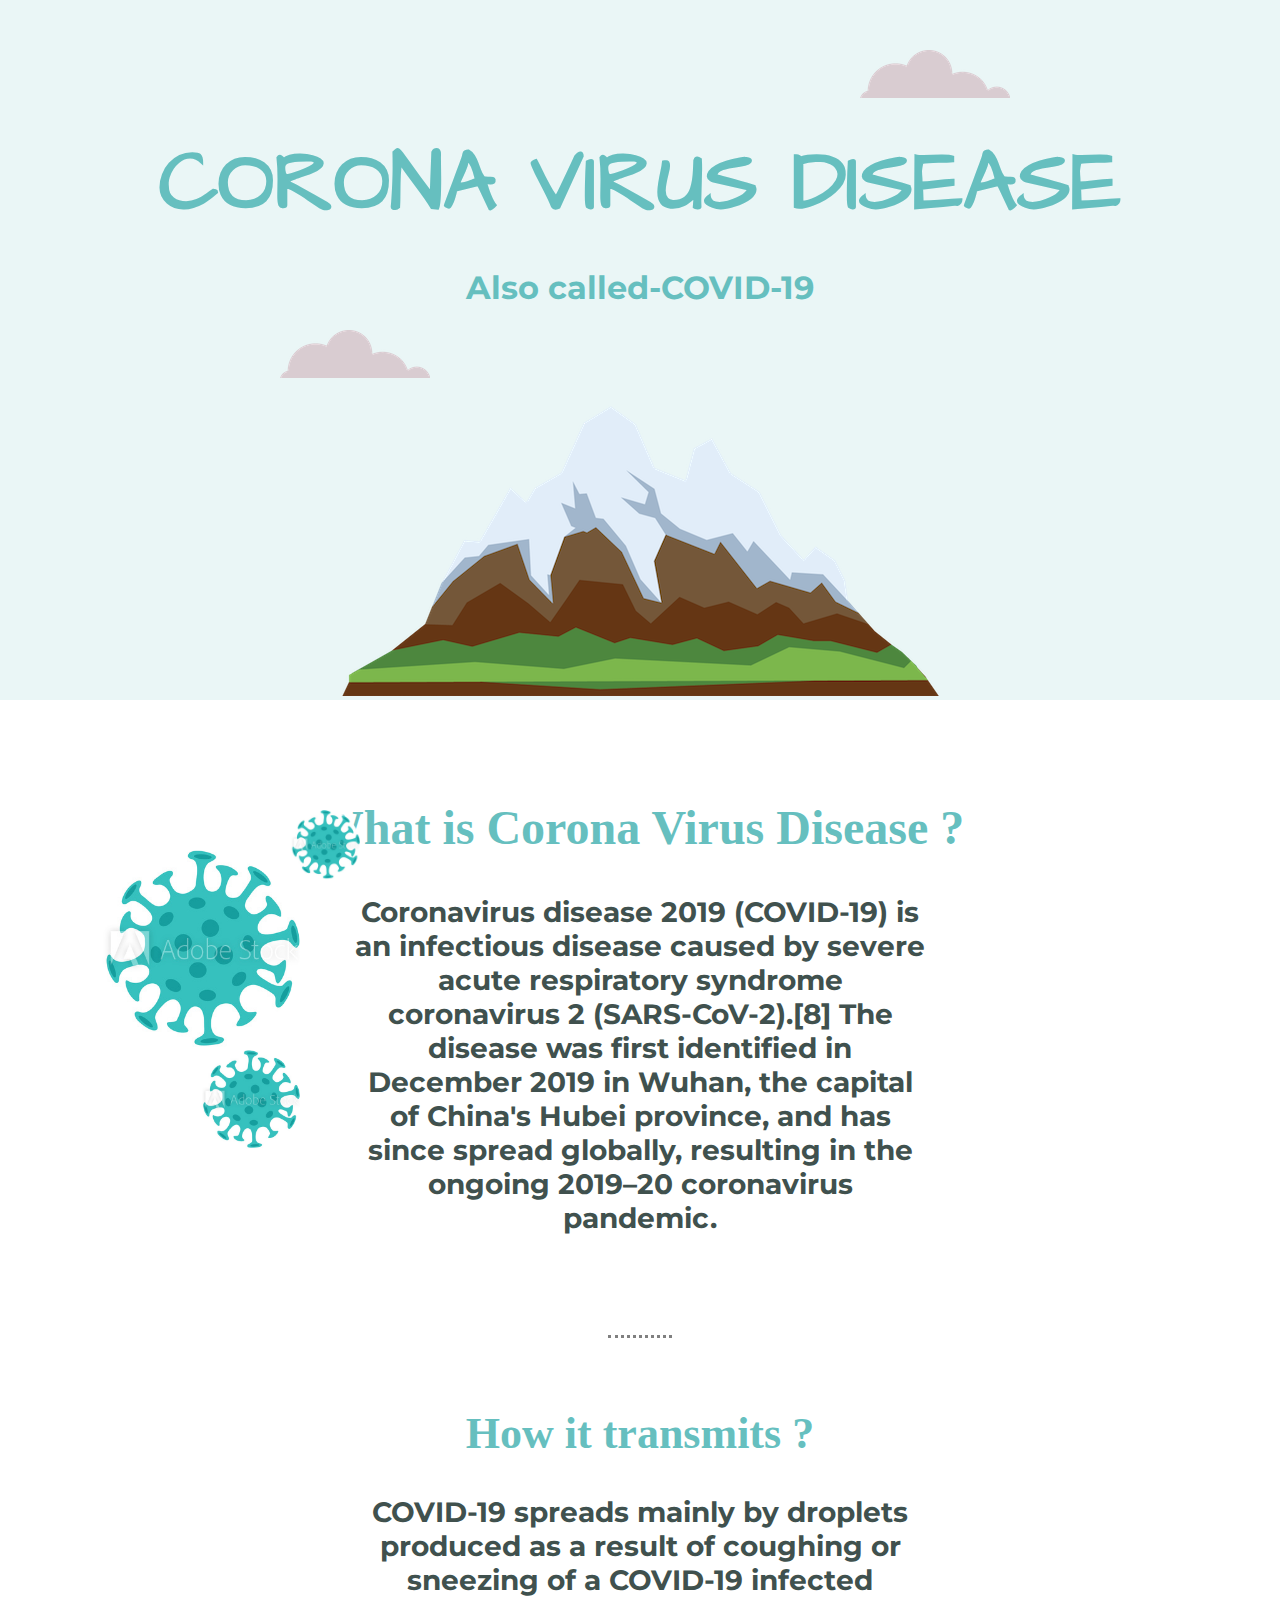
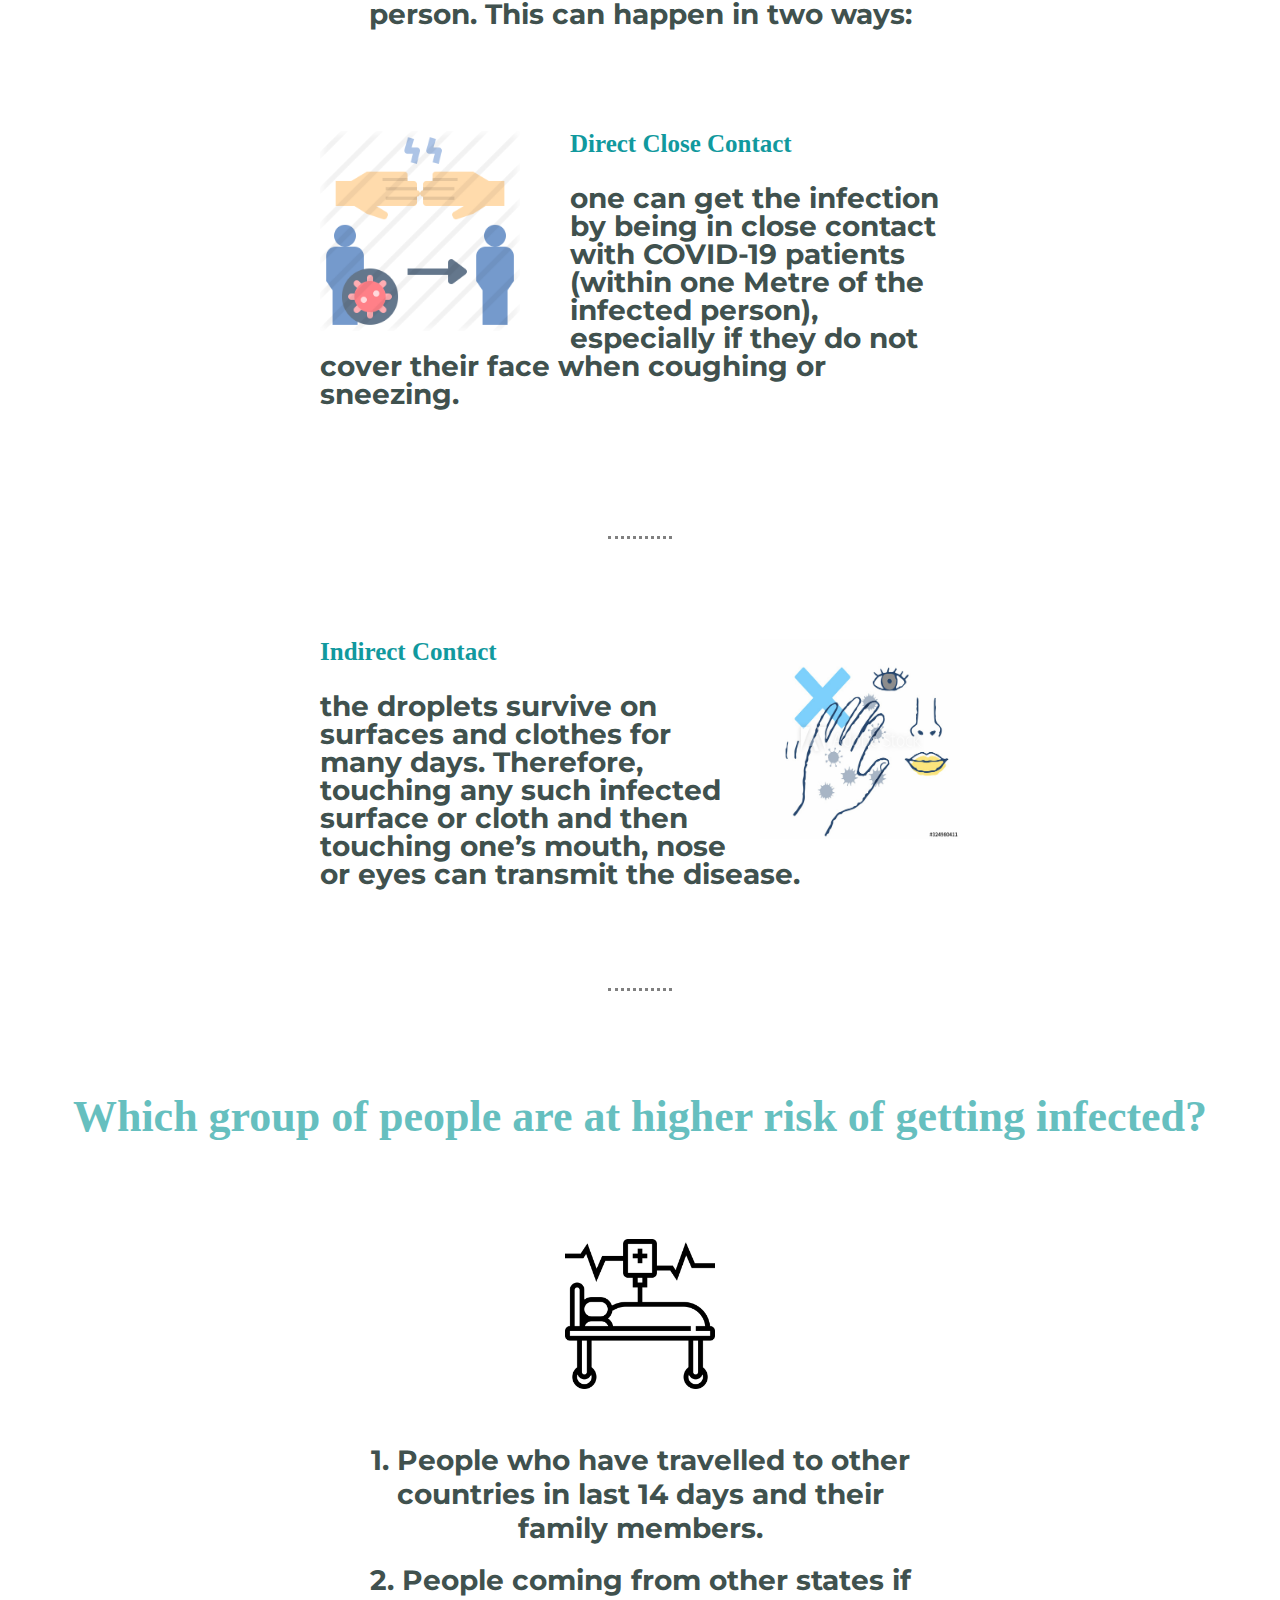
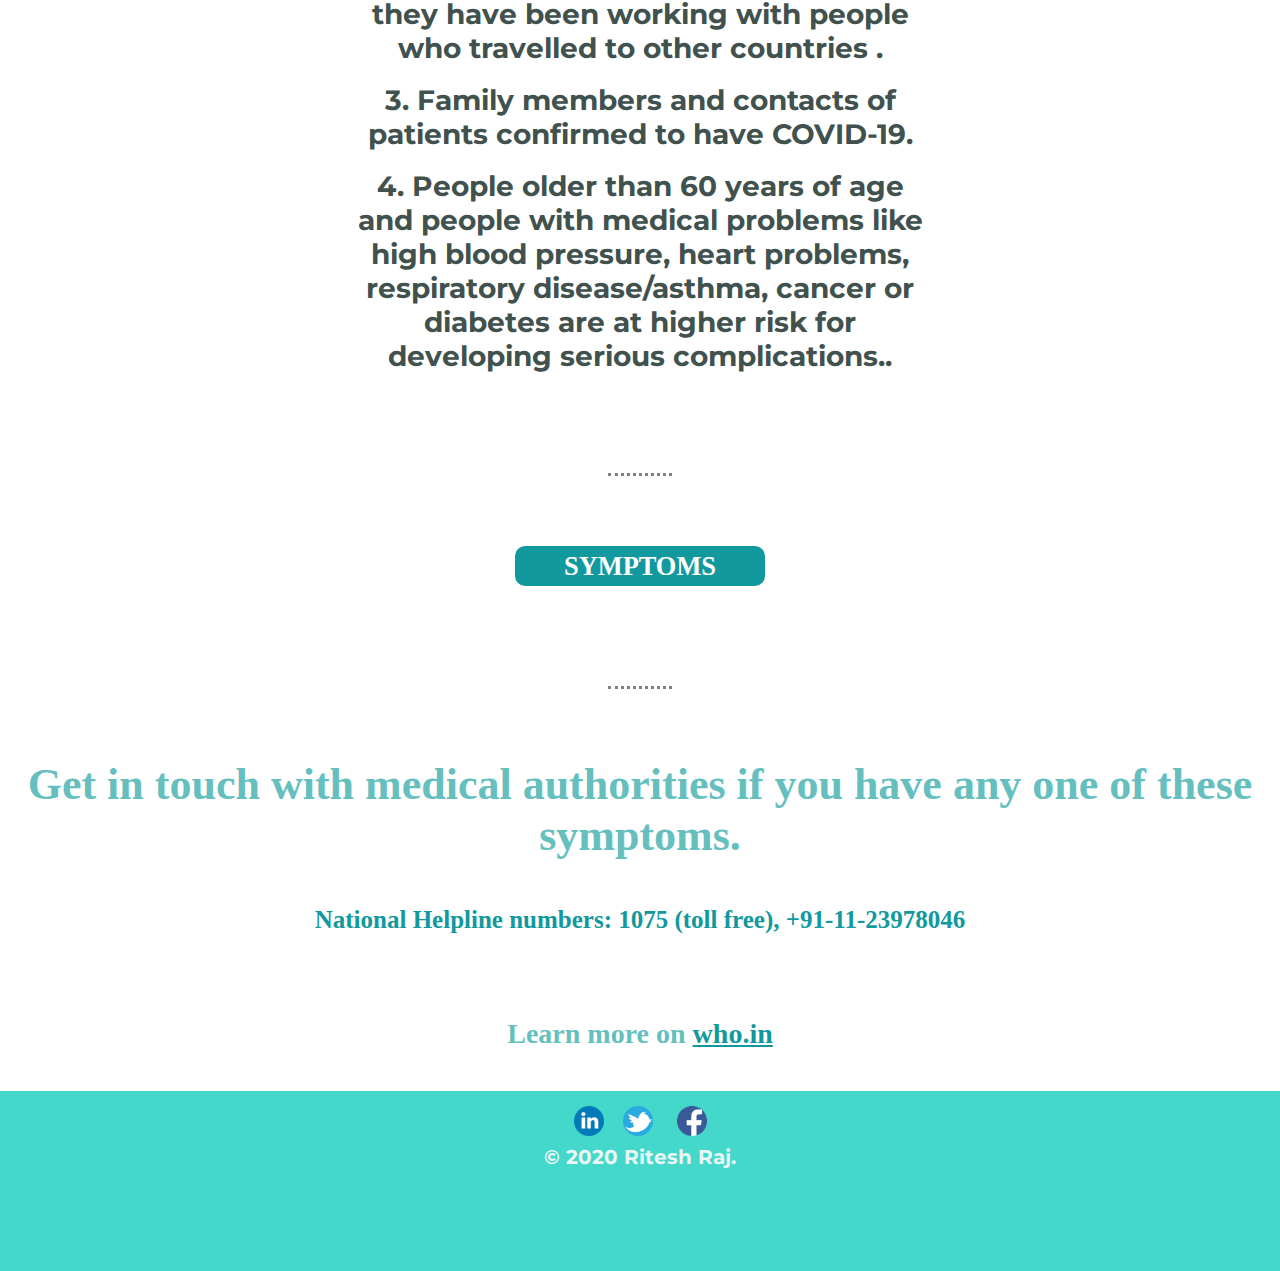
<file: index.html>
<!DOCTYPE html>
<html lang="en" dir="ltr">

<head>
  <meta charset="utf-8">
  <title>RiteshRaj</title>
  <link rel="stylesheet" href="css/styles.css">
  <link rel="icon" href="favicon.ico">
  <link href="https://fonts.googleapis.com/css2?family=Architects+Daughter&family=Montserrat:wght@100&family=Sacramento&display=swap" rel="stylesheet">

</head>

<body>
  <div class="top">
    <img class="cloud1" src="images/cloud.png" alt="">
    <h1>CORONA VIRUS DISEASE</h1>
    <p class="fsdev">Also called-COVID-19</p>
    <img class="cloud2" src="images/cloud.png" alt="">
    <img class="mountain" src="images/mountain.png" alt="">
  </div>
  <div class="middle">
    <div class="profile">
      <img class="topcloud" src="corona.png" alt="">
      <img class="bottomcloud" src="corona.png" alt="">
      <img class="midcloud" src="corona.png" alt="">
      <h2 class="headin">What is Corona Virus Disease ?</h2>
      <p class="boldp">Coronavirus disease 2019 (COVID-19) is an infectious disease caused by severe acute respiratory syndrome coronavirus 2 (SARS-CoV-2).[8] The disease was first identified in December 2019 in Wuhan, the capital of China's Hubei
        province, and has since spread globally, resulting in the ongoing 2019–20 coronavirus pandemic.</p>
    </div>
    <hr class="midhr">
    <div class="skills">
      <h2>How it transmits ?</h2>
      <p class="boldp">COVID-19 spreads mainly by droplets produced
        as a result of coughing or sneezing of a COVID-19
        infected person. This can happen in two ways:</p>
      <div class="skill-row">
        <img class="code" src="dcontact.jpeg" alt="code images">
        <h3>Direct Close Contact</h3>
        <p class="skillpara">one can get the infection
          by being in close contact with COVID-19
          patients (within one Metre of the infected
          person), especially if they do not cover their
          face when coughing or sneezing. </p>
      </div>
      <br>
      <hr class="endhr">
      <div class="skill-row">
        <img class="graphic" src="touch.jpg" alt="graphic not displayed">
        <h3>Indirect Contact</h3>
        <p class="skillpara"> the droplets survive on
          surfaces and clothes for many days. Therefore,
          touching any such infected surface or cloth
          and then touching one’s mouth, nose or eyes
          can transmit the disease.</p>
      </div>
    </div>
    <hr class="midhr">
    <div class="profile">
      <h2>Which group of people are at higher risk of getting infected?</h2>
        <img class="dp2" src="pati.png" alt="code images">
        <p class="boldp"><strong class="bol">1.</strong> People who have travelled to other countries in last 14 days and their family members. </p>
        <br>
        <p class="boldp"><strong class="bol">2.</strong> People coming from other states if they have been working with people who
          travelled to other countries . </p>
            <br>
        <p class="boldp"><strong class="bol">3.</strong> Family members and contacts of patients confirmed to have COVID-19. </p>
          <br>
        <p class="boldp"><strong class="bol">4.</strong> People older than 60 years of age and people with medical problems like high
          blood pressure, heart problems, respiratory disease/asthma, cancer or diabetes
          are at higher risk for developing serious complications.. </p>

    </div>
    <hr class="midhr">
    <div class="contact">
      <a class="under" href="symptons.html">
        <p class="btn">SYMPTOMS</p>
      </a>
    </div>
      <hr class="midhr">
    <div class="contact-me">
      <h2>Get in touch with medical authorities if you have any one of these symptoms. </h2>
      <h3 class="skp">National Helpline numbers: 1075 (toll free), +91-11-23978046</h3>
      <br>
      <br>
      <h2 class="short">Learn more on <a href="https://www.who.int/">who.in</a></h2>


    </div>
  </div>
  <br>

  <div class="bottom">
    <a class="footer-link" href="https://www.linkedin.com/in/ritesh-raj-8581851a0/"><img class="linkin" src="link.png" alt="no image"></a>
    <a class="footer-link" href="https://twitter.com/"><img class="tweet" src="twit.png" alt="no image"></a>
    <a class="footer-link" href="https://www.facebook.com/profile.php?id=100007756356873"><img class="fb" src="facebook.png" alt="no image"></a>
    <p class="endp">© 2020 Ritesh Raj.</p>
  </div>


  </div>
</body>

</html>
</file>
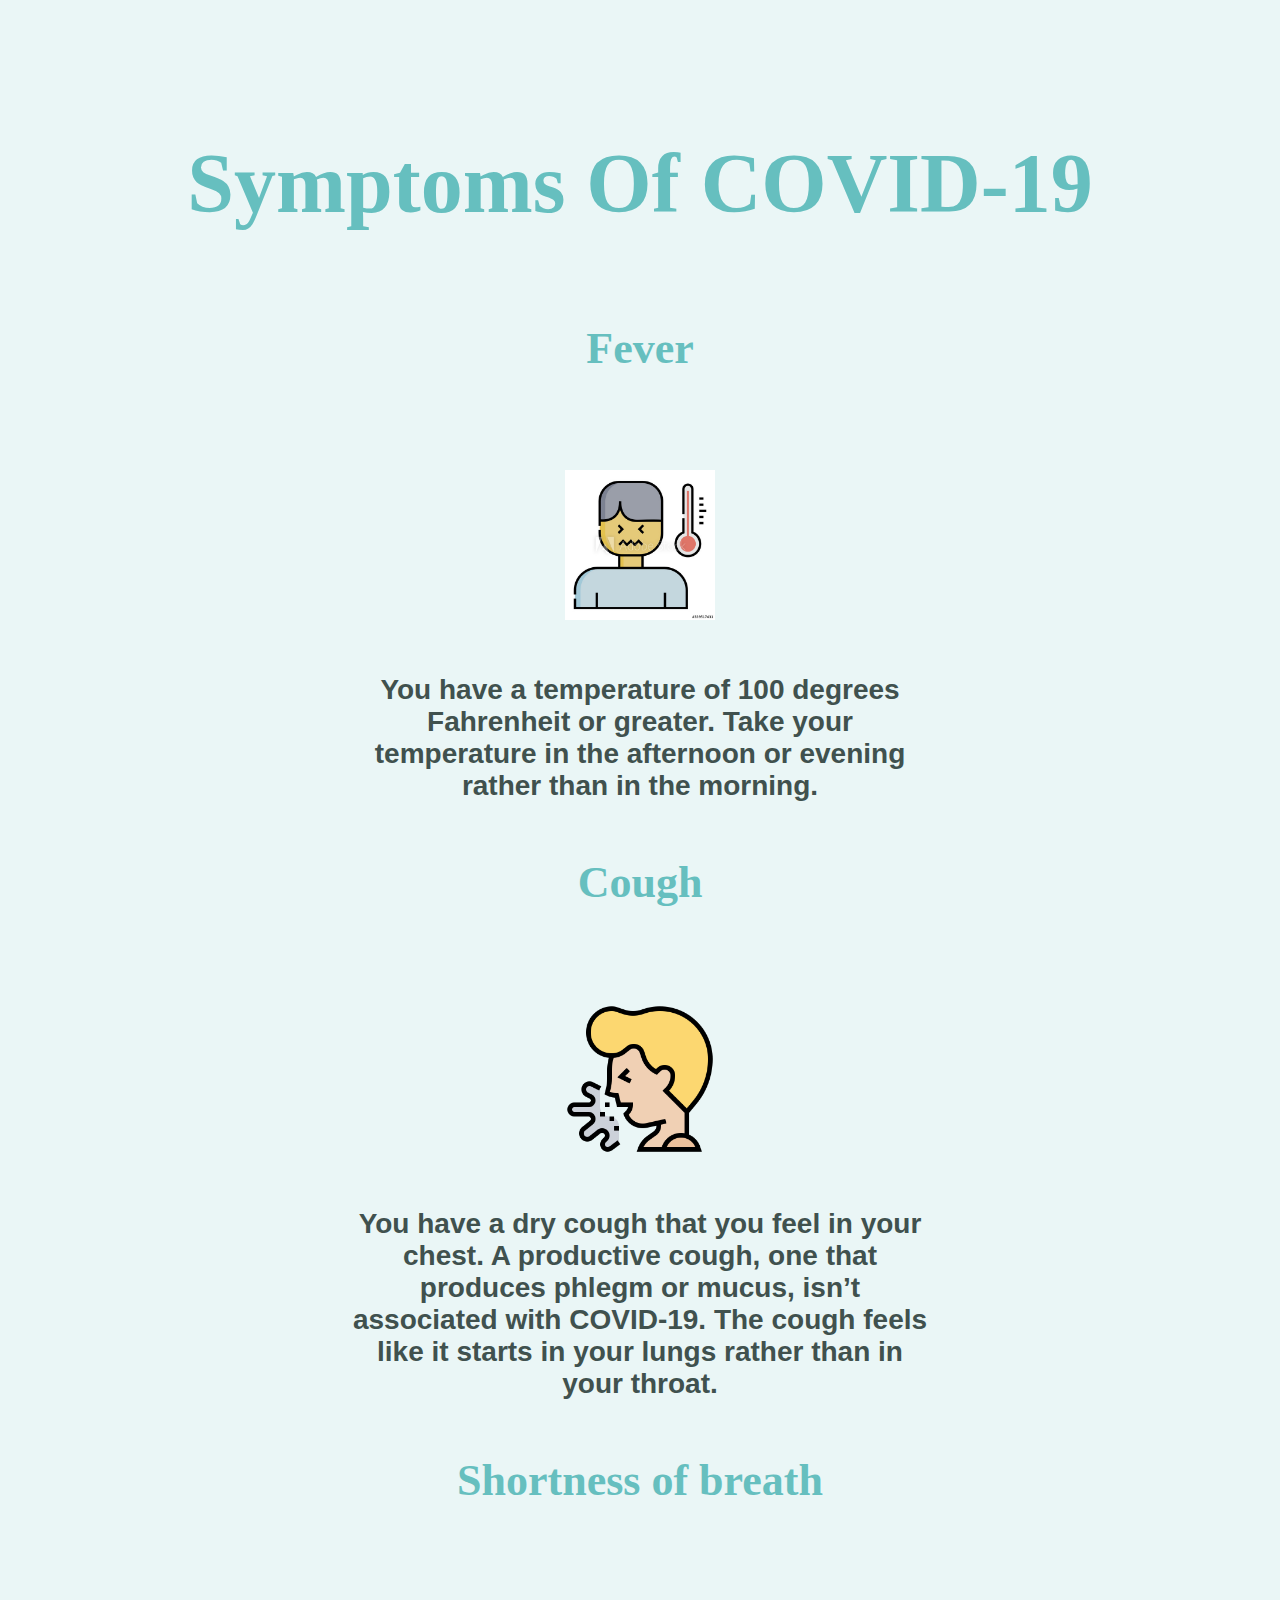
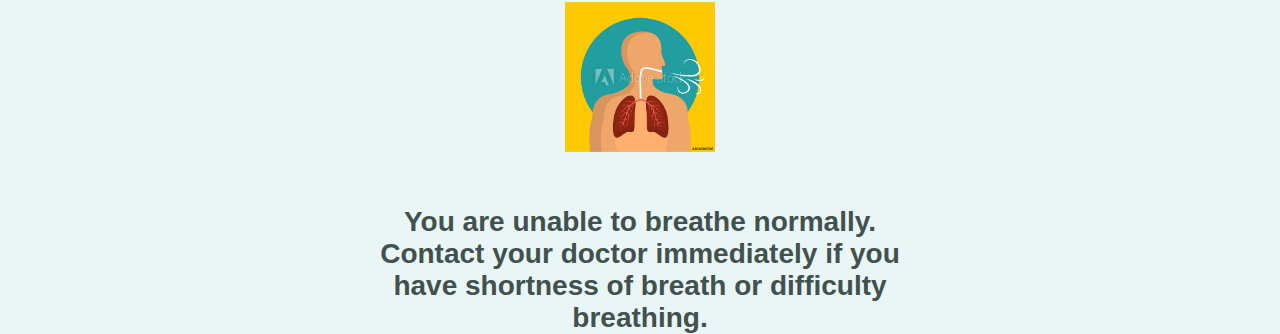
<file: symptons.html>
<!DOCTYPE html>
<html lang="en" dir="ltr">
  <head>
    <meta charset="utf-8">
    <title>Symptom</title>
    <link rel="stylesheet" href="css/styles.css">
  </head>
  <body>
    <div class="top">
      <h1>Symptoms Of COVID-19 </h1>
        <br>
        <h2>Fever</h2>
        <img class="dp2" src="fever.jpeg" alt="code images">
        <p class="boldp">You have a temperature of 100 degrees Fahrenheit or greater. Take your temperature in the afternoon or evening rather than in the morning.</p>
        <br>
        <h2>Cough</h2>
        <img class="dp2" src="cough.png" alt="code images">
        <p class="boldp">You have a dry cough that you feel in your chest. A productive cough, one that produces phlegm or mucus, isn’t associated with COVID-19. The cough feels like it starts in your lungs rather than in your throat.</p>
        <br>
        <h2>Shortness of breath</h2>
        <img class="dp2" src="breath.jpeg" alt="code images">
        <p class="boldp">You are unable to breathe normally. Contact your doctor immediately if you have shortness of breath or difficulty breathing.</p>
      </div>


  </body>
</html>
</file>
<file: css/styles.css>
body{
  margin: 0;
  text-align:center;
  font-family: 'Merriweather', serif;
}
.code{
  height: 200px;
  width: 200px;
  float: left;
  margin-right: 50px;
margin-bottom: 15px;
}
.dp{
  height: 150px;
  width: 150px;
  margin-top: 60px;
  margin-bottom: 50px;
  margin-right: 15px;
  display: inline-block;
}
.dp1{  height: 200px;
  width: 200px;
  margin-top: 60px;
  margin-bottom: 50px;
  margin-right: 15px;
  display: inline-block;

}
.dp2{
  height: 150px;
    width: 150px;
    margin-top: 60px;
    margin-bottom: 50px;
    display: inline-block;
}
.short{
  font-size: 1.75rem;
}
.who:hover{
  background-color: silver;
}
.graphic{
  height: 200px;
  width: 200px;
  float: right;
  margin-left: 25px;
}
hr{

  width: 5%;
  margin: 0 auto;
  border-style: dotted none none;
  height: 0;
  border-width: 3px;
  color: grey;
}

h1{
  font-size: 5.25rem;
  margin: 0;
font-family: 'Architects Daughter', cursive;
  color: #66BFBF;
  line-height: 2;
}
.fsdev{
  margin-top: 0;
  color: #66BFBF;
}
.skill-row{
  width: 50%;
  margin: 100px auto;
  text-align: left;
  line-height: 1;
}
h2{
  font-size: 2.75rem;
    color: #66BFBF;
}
.headin{
  font-size: 3rem;
    color: #66BFBF;
}
h3{
  font-size: 1.5625rem;
    color: #11999E;
}
a{
    color: #11999E;
}
p{
  font-size: 2rem;
  font-family: 'Montserrat', sans-serif;
  font-weight: bold;
}
.top{
  background-color: #EAF6F6;
  padding-top: 100px;
  position: relative;
}
.cloud1{
  position: absolute;
  top: 50px;
  right: 270px;
}
.cloud2{
  position: absolute;
  top: 330px;
  left: 280px;
}
.bol{
  font-weight: bold;
}

  .boldp{
    width: 580px;
    color: #40514E;
    font-weight: bold;
    font-size: 1.75rem;
    margin: auto;
  }
  .skillpara{
    color: #40514E;
    font-weight: bold;
    font-size: 1.75rem;
  }
  .profile{
    margin-top: 100px;
    margin-bottom: 100px;
  }
  .midhr{
    margin-top: 70px;
    margin-bottom: 70px;
  }
  .endhr{
    margin-top: 10px;
    margin-bottom: 10px;
  }
 .bottom{
   background-color: #43d8c9;
   height: 180px;
 }
  .topcloud{
    height:100px;
    width: 100px;
    position: absolute;
    top: 1050px;
    left: 200px;
  }
  .midcloud{
    height:70px;
    width: 70px;
    position: absolute;
    top: 810px;
    left: 290px;
  }
  .bottomcloud{
    height:200px;
    width: 200px;
    position: absolute;
    top: 850px;
    left: 100px;
  }
  .tweet
  {
    position: relative;
    top: 15px;
    display: inline-block;
    height:30px;
    width: 30px;
    margin-left: 15px;

  }
  .linkin{
    position: relative;
    top: 15px;
    display: inline-block;
      height:30px;
      width: 30px;

  }
  .fb{
    position: relative;
    top: 15px;
    display: inline-block;
    height: 30px;
    width: 30px;
    margin-left: 20px;
  }
  .endp
  {
    font-size: 1.25rem;
    color: #EAF6F6;
  }
  .skp{
    margin-top: 45px;
  }
  .contact{
    height: 40px;
    width: 250px;
    margin:60px auto 100px auto;
    background-color: #11999E;
    border-radius: 10px;

  }
  .btn{
    font-size: 1.65rem;
    font-weight: bold;
    color: white;
    margin:auto;
  font-family: 'Merriweather', serif;
  position: relative;
  top: 5px;
  }
  .contact:hover{
    background-color: #7ebdb4;
    text-decoration: none;
  }
</file>
